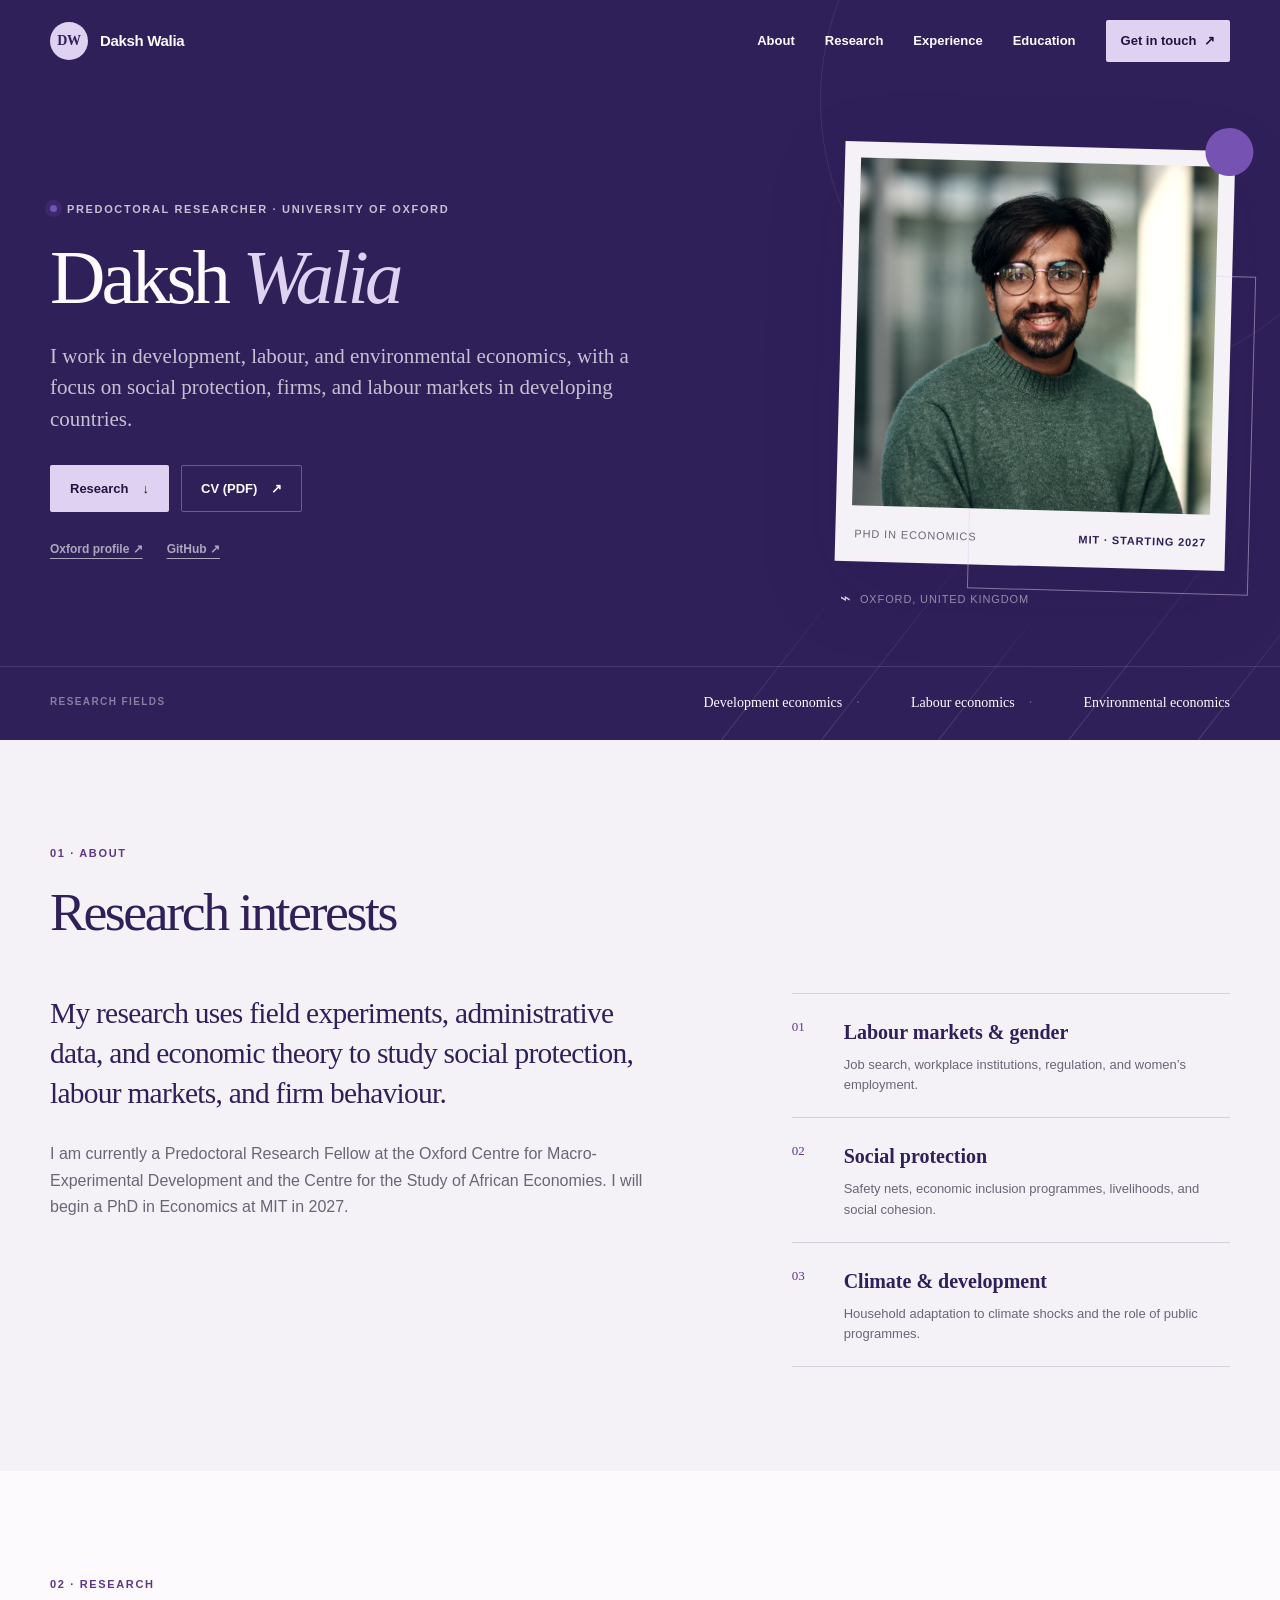
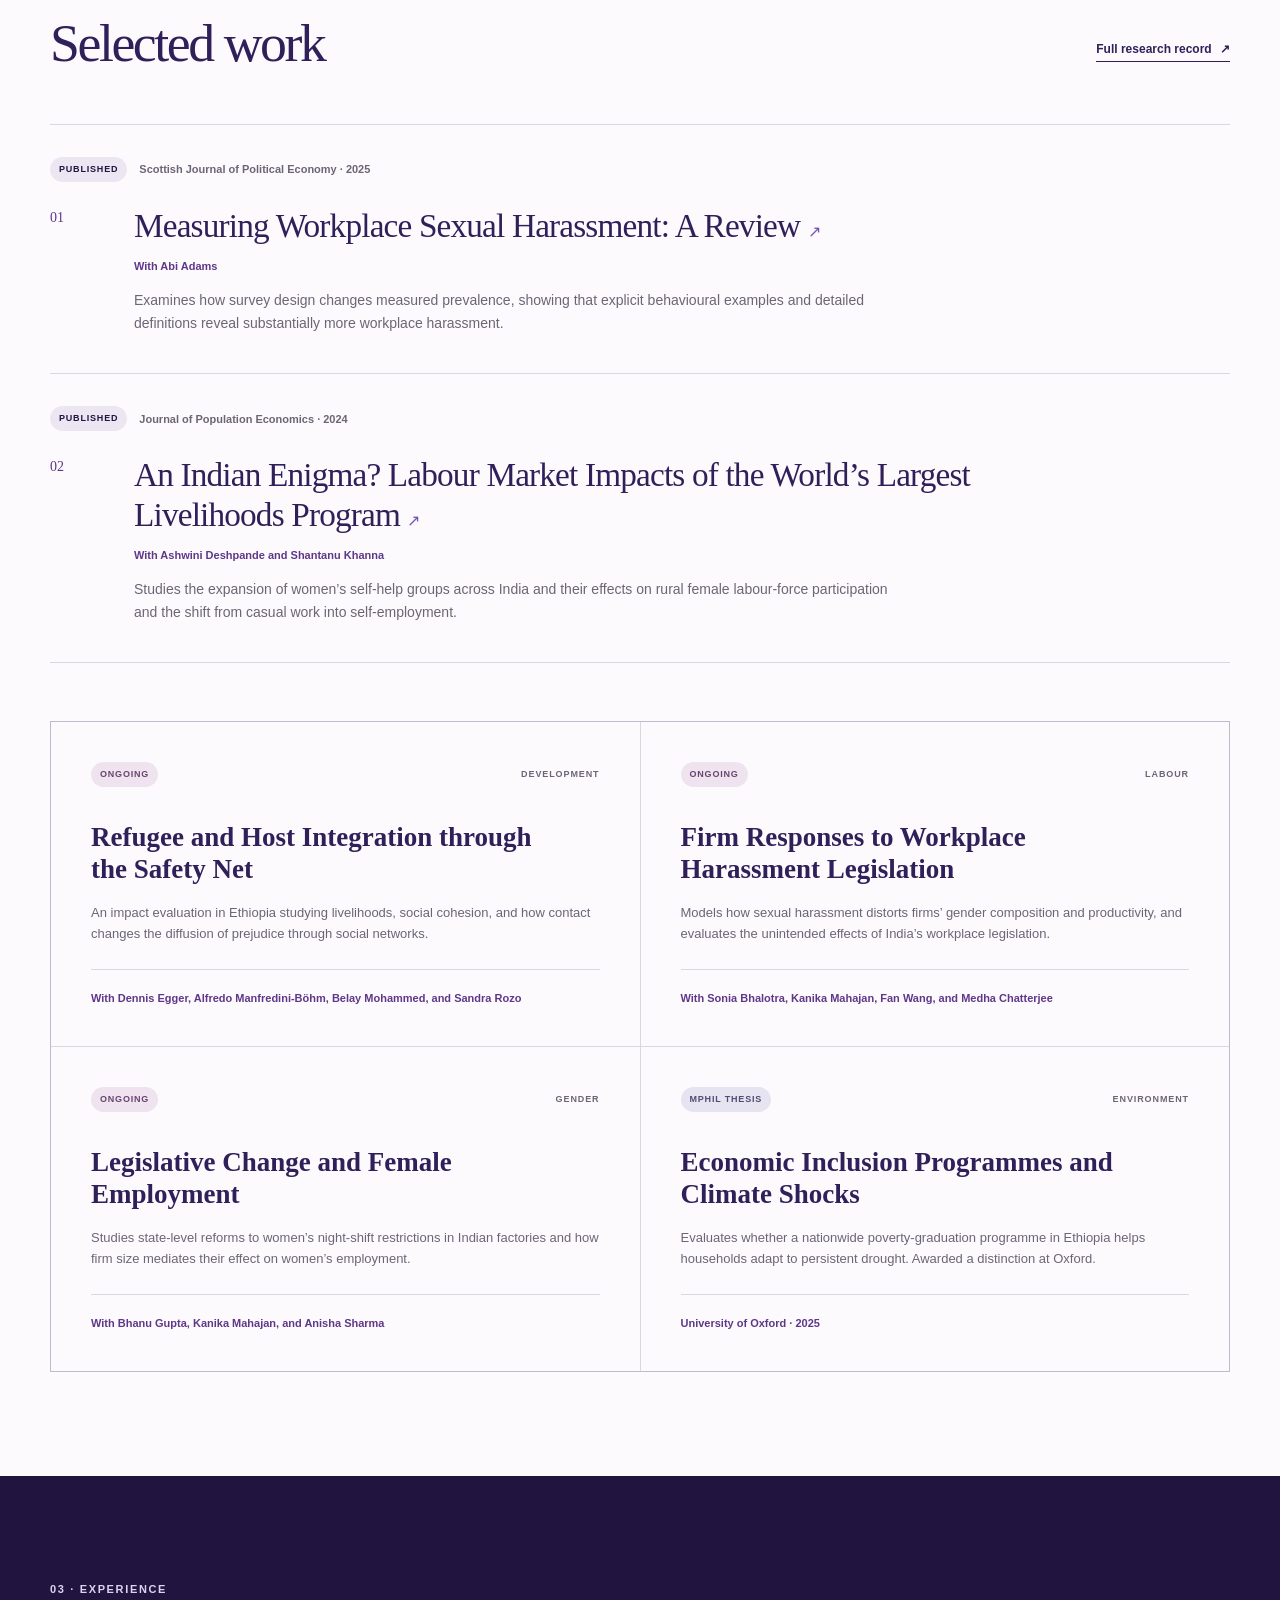
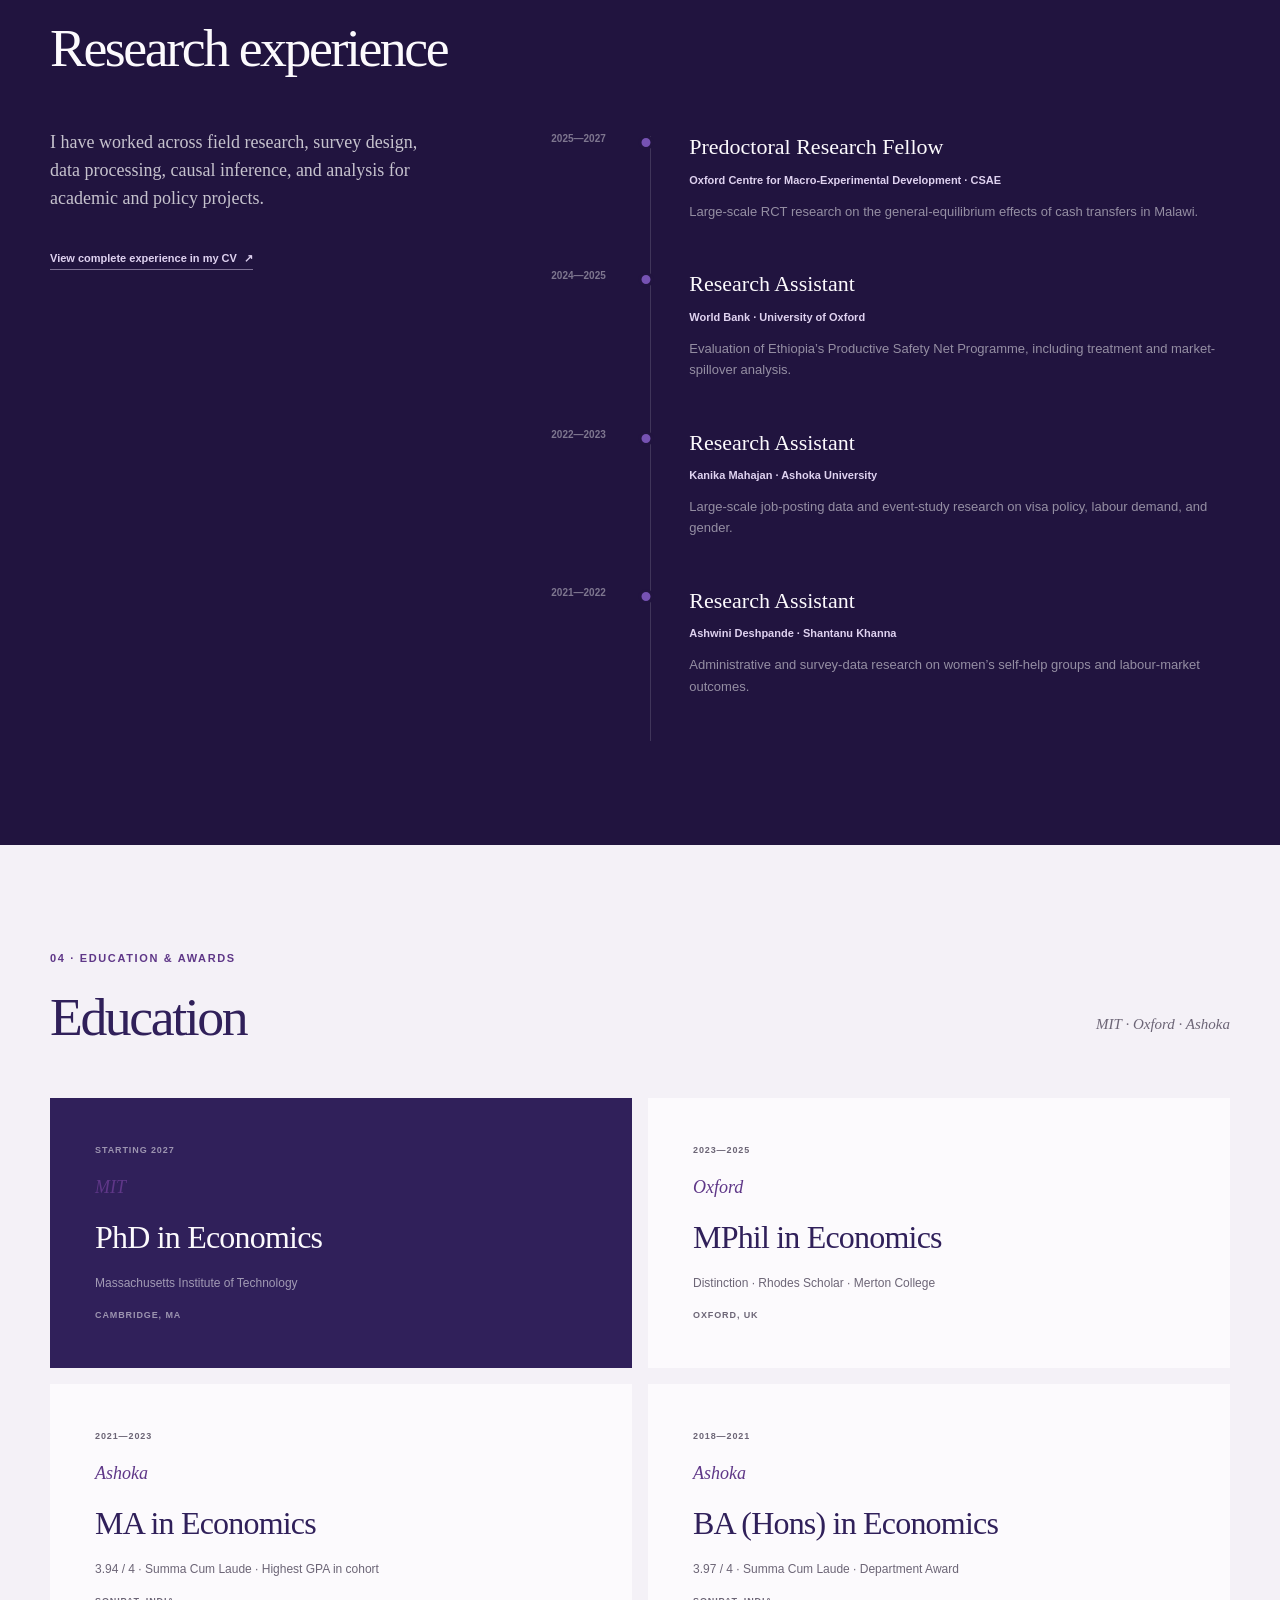
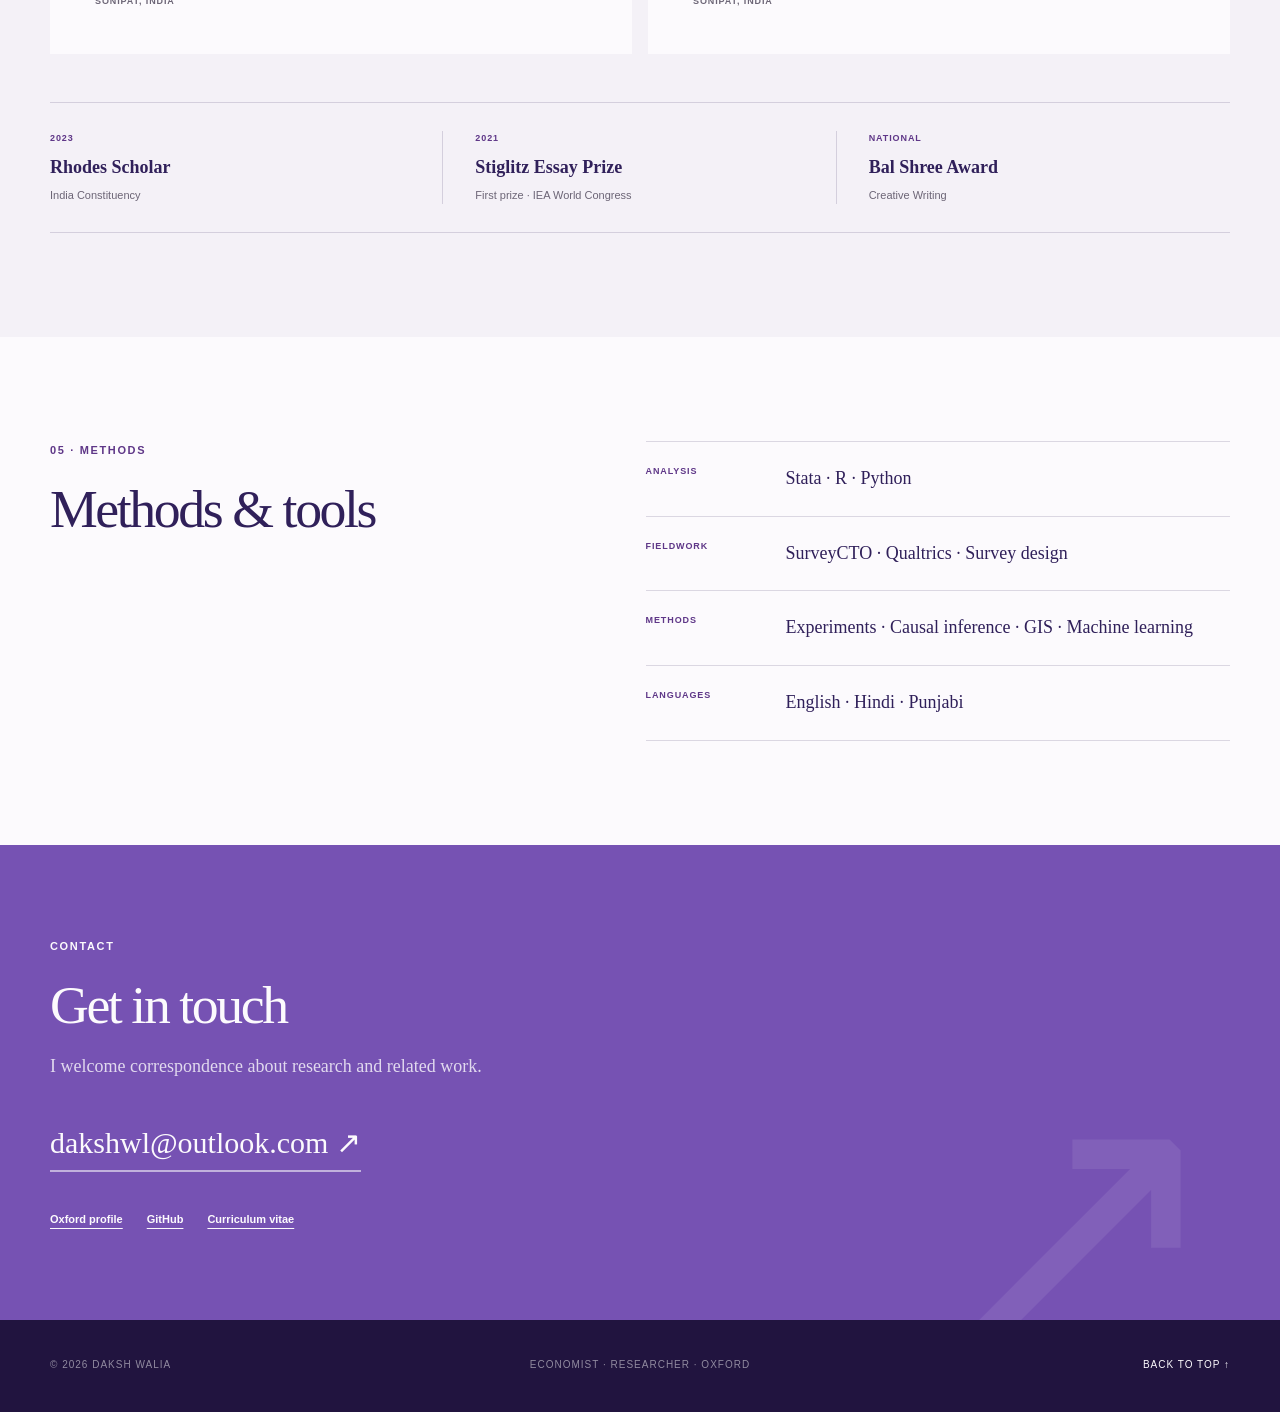
<file: index.html>
<!DOCTYPE html>
<html lang="en">
<head>
    <meta charset="UTF-8">
    <meta name="viewport" content="width=device-width, initial-scale=1.0">
    <meta name="description" content="Daksh Walia is an economist and predoctoral researcher at the University of Oxford working in development, labour, and environmental economics.">
    <meta name="theme-color" content="#30205a">
    <meta name="author" content="Daksh Walia">
    <link rel="canonical" href="https://dakshwl.github.io/">
    <meta property="og:title" content="Daksh Walia — Economist">
    <meta property="og:description" content="Research in development, labour, and environmental economics.">
    <meta property="og:type" content="website">
    <meta property="og:url" content="https://dakshwl.github.io/">
    <meta property="og:site_name" content="Daksh Walia">
    <meta property="og:image" content="https://dakshwl.github.io/assets/daksh-walia.jpg">
    <meta name="twitter:card" content="summary_large_image">
    <meta name="twitter:title" content="Daksh Walia | Economist">
    <meta name="twitter:description" content="Research in development, labour, and environmental economics.">
    <meta name="twitter:image" content="https://dakshwl.github.io/assets/daksh-walia.jpg">
    <title>Daksh Walia | Economist</title>
    <link rel="icon" href="favicon.svg" type="image/svg+xml">
    <link rel="sitemap" type="application/xml" href="sitemap.xml">
    <link rel="preload" href="assets/daksh-walia.jpg" as="image" type="image/jpeg">
    <link rel="stylesheet" href="styles.css">
    <script type="application/ld+json">
    {
        "@context": "https://schema.org",
        "@type": "Person",
        "name": "Daksh Walia",
        "url": "https://dakshwl.github.io/",
        "image": "https://dakshwl.github.io/assets/daksh-walia.jpg",
        "jobTitle": "Economist and Predoctoral Research Fellow",
        "worksFor": {
            "@type": "Organization",
            "name": "University of Oxford",
            "url": "https://www.ox.ac.uk/"
        },
        "sameAs": [
            "https://github.com/dakshwl",
            "https://www.csae.ox.ac.uk/people/daksh-walia"
        ]
    }
    </script>
    <script>document.documentElement.classList.add('js');</script>
</head>
<body>
    <a class="skip-link" href="#main-content">Skip to content</a>

    <header class="site-header" id="site-header">
        <nav class="nav shell" aria-label="Primary navigation">
            <a class="brand" href="#top" aria-label="Daksh Walia, home">
                <span class="brand-mark" aria-hidden="true">DW</span>
                <span class="brand-name">Daksh Walia</span>
            </a>

            <button class="nav-toggle" type="button" aria-expanded="false" aria-controls="nav-links">
                <span class="sr-only">Open menu</span>
                <span aria-hidden="true"></span>
                <span aria-hidden="true"></span>
            </button>

            <div class="nav-links" id="nav-links">
                <a href="#about">About</a>
                <a href="#research">Research</a>
                <a href="#experience">Experience</a>
                <a href="#education">Education</a>
                <a class="nav-contact" href="#contact">Get in touch <span aria-hidden="true">↗</span></a>
            </div>
        </nav>
    </header>

    <main id="main-content">
        <section class="hero" id="top">
            <div class="hero-pattern" aria-hidden="true">
                <span></span><span></span><span></span><span></span><span></span>
            </div>
            <div class="shell hero-grid">
                <div class="hero-copy reveal">
                    <p class="eyebrow"><span></span> Predoctoral researcher · University of Oxford</p>
                    <h1>Daksh <em>Walia</em></h1>
                    <p class="hero-intro">
                        I work in development, labour, and environmental economics, with a focus on
                        social protection, firms, and labour markets in developing countries.
                    </p>
                    <div class="hero-actions">
                        <a class="button button-primary" href="#research">Research <span aria-hidden="true">↓</span></a>
                        <a class="button button-secondary" href="Economics_CV.pdf" target="_blank" rel="noopener">CV (PDF) <span aria-hidden="true">↗</span></a>
                    </div>
                    <div class="hero-links" aria-label="Professional profiles">
                        <a href="https://www.csae.ox.ac.uk/people/daksh-walia" target="_blank" rel="noopener">
                            Oxford profile <span aria-hidden="true">↗</span>
                        </a>
                        <a href="https://github.com/dakshwl" target="_blank" rel="noopener">
                            GitHub <span aria-hidden="true">↗</span>
                        </a>
                    </div>
                </div>

                <div class="portrait-wrap reveal">
                    <div class="portrait-frame">
                        <div class="portrait-accent" aria-hidden="true"></div>
                        <img src="assets/daksh-walia.jpg" width="300" height="348" alt="Daksh Walia smiling, wearing glasses and a green sweater.">
                        <div class="portrait-note">
                            <span>PhD in Economics</span>
                            <strong>MIT · Starting 2027</strong>
                        </div>
                    </div>
                    <p class="portrait-caption">
                        <span aria-hidden="true">⌁</span>
                        Oxford, United Kingdom
                    </p>
                </div>
            </div>

            <div class="research-strip" aria-label="Research fields">
                <div class="shell research-strip-inner">
                    <span>Research fields</span>
                    <ul>
                        <li>Development economics</li>
                        <li>Labour economics</li>
                        <li>Environmental economics</li>
                    </ul>
                </div>
            </div>
        </section>

        <section class="section about" id="about">
            <div class="shell">
                <div class="section-heading reveal">
                    <p class="section-kicker">01 · About</p>
                    <h2>Research interests</h2>
                </div>

                <div class="about-grid">
                    <div class="about-statement reveal">
                        <p class="large-copy">
                            My research uses field experiments, administrative data, and economic theory
                            to study social protection, labour markets, and firm behaviour.
                        </p>
                        <p>
                            I am currently a Predoctoral Research Fellow at the Oxford Centre for
                            Macro-Experimental Development and the Centre for the Study of African
                            Economies. I will begin a PhD in Economics at MIT in 2027.
                        </p>
                    </div>

                    <ol class="theme-list reveal">
                        <li>
                            <span class="theme-number">01</span>
                            <div>
                                <h3>Labour markets & gender</h3>
                                <p>Job search, workplace institutions, regulation, and women’s employment.</p>
                            </div>
                        </li>
                        <li>
                            <span class="theme-number">02</span>
                            <div>
                                <h3>Social protection</h3>
                                <p>Safety nets, economic inclusion programmes, livelihoods, and social cohesion.</p>
                            </div>
                        </li>
                        <li>
                            <span class="theme-number">03</span>
                            <div>
                                <h3>Climate & development</h3>
                                <p>Household adaptation to climate shocks and the role of public programmes.</p>
                            </div>
                        </li>
                    </ol>
                </div>
            </div>
        </section>

        <section class="section research" id="research">
            <div class="shell">
                <div class="section-heading section-heading-row reveal">
                    <div>
                        <p class="section-kicker">02 · Research</p>
                        <h2>Selected work</h2>
                    </div>
                    <a class="text-link" href="Economics_CV.pdf" target="_blank" rel="noopener">Full research record <span aria-hidden="true">↗</span></a>
                </div>

                <div class="publication-list">
                    <article class="publication publication-featured reveal">
                        <div class="publication-meta">
                            <span class="status status-published">Published</span>
                            <span>Scottish Journal of Political Economy · 2025</span>
                        </div>
                        <div class="publication-body">
                            <span class="publication-index" aria-hidden="true">01</span>
                            <div>
                                <h3>
                                    <a href="https://doi.org/10.1111/sjpe.12414" target="_blank" rel="noopener">
                                        Measuring Workplace Sexual Harassment: A Review
                                        <span aria-hidden="true">↗</span>
                                    </a>
                                </h3>
                                <p class="coauthors">With Abi Adams</p>
                                <p>
                                    Examines how survey design changes measured prevalence, showing that
                                    explicit behavioural examples and detailed definitions reveal
                                    substantially more workplace harassment.
                                </p>
                            </div>
                        </div>
                    </article>

                    <article class="publication publication-featured reveal">
                        <div class="publication-meta">
                            <span class="status status-published">Published</span>
                            <span>Journal of Population Economics · 2024</span>
                        </div>
                        <div class="publication-body">
                            <span class="publication-index" aria-hidden="true">02</span>
                            <div>
                                <h3>
                                    <a href="https://doi.org/10.1007/s00148-024-01041-8" target="_blank" rel="noopener">
                                        An Indian Enigma? Labour Market Impacts of the World’s Largest Livelihoods Program
                                        <span aria-hidden="true">↗</span>
                                    </a>
                                </h3>
                                <p class="coauthors">With Ashwini Deshpande and Shantanu Khanna</p>
                                <p>
                                    Studies the expansion of women’s self-help groups across India and
                                    their effects on rural female labour-force participation and the shift
                                    from casual work into self-employment.
                                </p>
                            </div>
                        </div>
                    </article>
                </div>

                <div class="working-grid">
                    <article class="project-card reveal">
                        <div class="project-topline">
                            <span class="status status-ongoing">Ongoing</span>
                            <span class="project-field">Development</span>
                        </div>
                        <h3>Refugee and Host Integration through the Safety Net</h3>
                        <p>
                            An impact evaluation in Ethiopia studying livelihoods, social cohesion, and
                            how contact changes the diffusion of prejudice through social networks.
                        </p>
                        <p class="coauthors">With Dennis Egger, Alfredo Manfredini-Böhm, Belay Mohammed, and Sandra Rozo</p>
                    </article>

                    <article class="project-card reveal">
                        <div class="project-topline">
                            <span class="status status-ongoing">Ongoing</span>
                            <span class="project-field">Labour</span>
                        </div>
                        <h3>Firm Responses to Workplace Harassment Legislation</h3>
                        <p>
                            Models how sexual harassment distorts firms’ gender composition and
                            productivity, and evaluates the unintended effects of India’s workplace legislation.
                        </p>
                        <p class="coauthors">With Sonia Bhalotra, Kanika Mahajan, Fan Wang, and Medha Chatterjee</p>
                    </article>

                    <article class="project-card reveal">
                        <div class="project-topline">
                            <span class="status status-ongoing">Ongoing</span>
                            <span class="project-field">Gender</span>
                        </div>
                        <h3>Legislative Change and Female Employment</h3>
                        <p>
                            Studies state-level reforms to women’s night-shift restrictions in Indian
                            factories and how firm size mediates their effect on women’s employment.
                        </p>
                        <p class="coauthors">With Bhanu Gupta, Kanika Mahajan, and Anisha Sharma</p>
                    </article>

                    <article class="project-card reveal">
                        <div class="project-topline">
                            <span class="status status-thesis">MPhil thesis</span>
                            <span class="project-field">Environment</span>
                        </div>
                        <h3>Economic Inclusion Programmes and Climate Shocks</h3>
                        <p>
                            Evaluates whether a nationwide poverty-graduation programme in Ethiopia helps
                            households adapt to persistent drought. Awarded a distinction at Oxford.
                        </p>
                        <p class="coauthors">University of Oxford · 2025</p>
                    </article>
                </div>
            </div>
        </section>

        <section class="section experience" id="experience">
            <div class="shell">
                <div class="section-heading light reveal">
                    <p class="section-kicker">03 · Experience</p>
                    <h2>Research experience</h2>
                </div>

                <div class="experience-layout">
                    <div class="experience-intro reveal">
                        <p>
                            I have worked across field research, survey design, data processing, causal
                            inference, and analysis for academic and policy projects.
                        </p>
                        <a class="experience-cv" href="Economics_CV.pdf" target="_blank" rel="noopener">
                            View complete experience in my CV <span aria-hidden="true">↗</span>
                        </a>
                    </div>

                    <div class="timeline">
                        <article class="timeline-item reveal">
                            <div class="timeline-date">2025—2027</div>
                            <div class="timeline-content">
                                <h3>Predoctoral Research Fellow</h3>
                                <p class="timeline-org">Oxford Centre for Macro-Experimental Development · CSAE</p>
                                <p>Large-scale RCT research on the general-equilibrium effects of cash transfers in Malawi.</p>
                            </div>
                        </article>
                        <article class="timeline-item reveal">
                            <div class="timeline-date">2024—2025</div>
                            <div class="timeline-content">
                                <h3>Research Assistant</h3>
                                <p class="timeline-org">World Bank · University of Oxford</p>
                                <p>Evaluation of Ethiopia’s Productive Safety Net Programme, including treatment and market-spillover analysis.</p>
                            </div>
                        </article>
                        <article class="timeline-item reveal">
                            <div class="timeline-date">2022—2023</div>
                            <div class="timeline-content">
                                <h3>Research Assistant</h3>
                                <p class="timeline-org">Kanika Mahajan · Ashoka University</p>
                                <p>Large-scale job-posting data and event-study research on visa policy, labour demand, and gender.</p>
                            </div>
                        </article>
                        <article class="timeline-item reveal">
                            <div class="timeline-date">2021—2022</div>
                            <div class="timeline-content">
                                <h3>Research Assistant</h3>
                                <p class="timeline-org">Ashwini Deshpande · Shantanu Khanna</p>
                                <p>Administrative and survey-data research on women’s self-help groups and labour-market outcomes.</p>
                            </div>
                        </article>
                    </div>
                </div>
            </div>
        </section>

        <section class="section education" id="education">
            <div class="shell">
                <div class="section-heading section-heading-row reveal">
                    <div>
                        <p class="section-kicker">04 · Education & awards</p>
                        <h2>Education</h2>
                    </div>
                    <p class="heading-note">MIT · Oxford · Ashoka</p>
                </div>

                <div class="education-grid">
                    <article class="degree-card degree-card-next reveal">
                        <span class="degree-year">Starting 2027</span>
                        <div>
                            <p class="degree-mark">MIT</p>
                            <h3>PhD in Economics</h3>
                            <p>Massachusetts Institute of Technology</p>
                        </div>
                        <span class="degree-location">Cambridge, MA</span>
                    </article>

                    <article class="degree-card reveal">
                        <span class="degree-year">2023—2025</span>
                        <div>
                            <p class="degree-mark">Oxford</p>
                            <h3>MPhil in Economics</h3>
                            <p>Distinction · Rhodes Scholar · Merton College</p>
                        </div>
                        <span class="degree-location">Oxford, UK</span>
                    </article>

                    <article class="degree-card reveal">
                        <span class="degree-year">2021—2023</span>
                        <div>
                            <p class="degree-mark">Ashoka</p>
                            <h3>MA in Economics</h3>
                            <p>3.94 / 4 · Summa Cum Laude · Highest GPA in cohort</p>
                        </div>
                        <span class="degree-location">Sonipat, India</span>
                    </article>

                    <article class="degree-card reveal">
                        <span class="degree-year">2018—2021</span>
                        <div>
                            <p class="degree-mark">Ashoka</p>
                            <h3>BA (Hons) in Economics</h3>
                            <p>3.97 / 4 · Summa Cum Laude · Department Award</p>
                        </div>
                        <span class="degree-location">Sonipat, India</span>
                    </article>
                </div>

                <div class="awards-row reveal" aria-label="Selected awards">
                    <div>
                        <span>2023</span>
                        <strong>Rhodes Scholar</strong>
                        <p>India Constituency</p>
                    </div>
                    <div>
                        <span>2021</span>
                        <strong>Stiglitz Essay Prize</strong>
                        <p>First prize · IEA World Congress</p>
                    </div>
                    <div>
                        <span>National</span>
                        <strong>Bal Shree Award</strong>
                        <p>Creative Writing</p>
                    </div>
                </div>
            </div>
        </section>

        <section class="section methods" aria-labelledby="methods-title">
            <div class="shell methods-grid">
                <div class="section-heading reveal">
                    <p class="section-kicker">05 · Methods</p>
                    <h2 id="methods-title">Methods & tools</h2>
                </div>
                <div class="skills-panel reveal">
                    <div class="skill-row">
                        <span>Analysis</span>
                        <p>Stata · R · Python</p>
                    </div>
                    <div class="skill-row">
                        <span>Fieldwork</span>
                        <p>SurveyCTO · Qualtrics · Survey design</p>
                    </div>
                    <div class="skill-row">
                        <span>Methods</span>
                        <p>Experiments · Causal inference · GIS · Machine learning</p>
                    </div>
                    <div class="skill-row">
                        <span>Languages</span>
                        <p>English · Hindi · Punjabi</p>
                    </div>
                </div>
            </div>
        </section>

        <section class="contact" id="contact">
            <div class="shell contact-inner reveal">
                <p class="section-kicker">Contact</p>
                <h2>Get in touch</h2>
                <p class="contact-intro">I welcome correspondence about research and related work.</p>
                <a class="contact-email" href="mailto:dakshwl@outlook.com">
                    dakshwl@outlook.com <span aria-hidden="true">↗</span>
                </a>
                <div class="contact-links">
                    <a href="https://www.csae.ox.ac.uk/people/daksh-walia" target="_blank" rel="noopener">Oxford profile</a>
                    <a href="https://github.com/dakshwl" target="_blank" rel="noopener">GitHub</a>
                    <a href="Economics_CV.pdf" target="_blank" rel="noopener">Curriculum vitae</a>
                </div>
            </div>
        </section>
    </main>

    <footer class="site-footer">
        <div class="shell footer-inner">
            <p>© <span id="year">2026</span> Daksh Walia</p>
            <p>Economist · Researcher · Oxford</p>
            <a href="#top">Back to top <span aria-hidden="true">↑</span></a>
        </div>
    </footer>

    <script src="script.js"></script>
</body>
</html>
</file>
<file: styles.css>
/* -------------------------------------------------------------------------- */
/* Design system                                                              */
/* -------------------------------------------------------------------------- */

:root {
    --ink: #30205a;
    --ink-deep: #21143f;
    --cream: #f4f1f7;
    --paper: #fcfafd;
    --white: #ffffff;
    --orange: #7652b3;
    --orange-ink: #5f3788;
    --orange-soft: #dfd2f0;
    --sage: #b9accb;
    --mint: #ece6f3;
    --line: rgba(48, 32, 90, 0.16);
    --muted: #6c6576;
    --font-display: "Iowan Old Style", "Palatino Linotype", "Book Antiqua", Palatino, Georgia, serif;
    --font-sans: Inter, ui-sans-serif, -apple-system, BlinkMacSystemFont, "Segoe UI", sans-serif;
    --shell: min(1180px, calc(100% - 48px));
    --shadow: 0 24px 80px rgba(33, 20, 63, 0.16);
}

*,
*::before,
*::after {
    box-sizing: border-box;
}

html {
    scroll-behavior: smooth;
    scroll-padding-top: 92px;
}

body {
    margin: 0;
    color: var(--ink);
    background: var(--paper);
    font-family: var(--font-sans);
    font-size: 16px;
    line-height: 1.65;
    text-rendering: optimizeLegibility;
    -webkit-font-smoothing: antialiased;
}

body.menu-open {
    overflow: hidden;
}

img {
    display: block;
    max-width: 100%;
}

a {
    color: inherit;
}

button,
a {
    -webkit-tap-highlight-color: transparent;
}

button {
    font: inherit;
}

::selection {
    color: var(--ink-deep);
    background: var(--orange-soft);
}

.shell {
    width: var(--shell);
    margin-inline: auto;
}

.sr-only {
    position: absolute;
    width: 1px;
    height: 1px;
    padding: 0;
    margin: -1px;
    overflow: hidden;
    clip: rect(0, 0, 0, 0);
    white-space: nowrap;
    border: 0;
}

.skip-link {
    position: fixed;
    top: 12px;
    left: 12px;
    z-index: 9999;
    padding: 10px 16px;
    color: var(--white);
    background: var(--orange);
    border-radius: 2px;
    font-weight: 700;
    transform: translateY(-160%);
    transition: transform 180ms ease;
}

.skip-link:focus {
    transform: translateY(0);
}

/* -------------------------------------------------------------------------- */
/* Navigation                                                                 */
/* -------------------------------------------------------------------------- */

.site-header {
    position: fixed;
    inset: 0 0 auto;
    z-index: 1000;
    color: var(--paper);
    border-bottom: 1px solid transparent;
    transition: background-color 220ms ease, border-color 220ms ease, color 220ms ease;
}

.site-header.scrolled,
.site-header.menu-visible {
    color: var(--ink);
    background: rgba(252, 250, 253, 0.94);
    border-color: var(--line);
    backdrop-filter: blur(18px);
}

.nav {
    min-height: 82px;
    display: flex;
    align-items: center;
    justify-content: space-between;
}

.brand {
    display: inline-flex;
    align-items: center;
    gap: 12px;
    text-decoration: none;
    font-weight: 700;
    letter-spacing: -0.02em;
}

.brand-mark {
    width: 38px;
    height: 38px;
    display: grid;
    place-items: center;
    color: var(--ink);
    background: var(--orange-soft);
    border-radius: 50%;
    font-family: var(--font-display);
    font-size: 14px;
}

.brand-name {
    font-size: 15px;
}

.nav-links {
    display: flex;
    align-items: center;
    gap: 30px;
}

.nav-links a {
    position: relative;
    text-decoration: none;
    font-size: 13px;
    font-weight: 650;
}

.nav-links > a:not(.nav-contact)::after {
    content: "";
    position: absolute;
    right: 0;
    bottom: -7px;
    left: 0;
    height: 1px;
    background: currentColor;
    transform: scaleX(0);
    transform-origin: right;
    transition: transform 180ms ease;
}

.nav-links > a:hover::after,
.nav-links > a:focus-visible::after,
.nav-links > a.active::after {
    transform: scaleX(1);
    transform-origin: left;
}

.nav-contact {
    padding: 10px 15px;
    color: var(--ink-deep);
    background: var(--orange-soft);
    border-radius: 2px;
}

.nav-contact span {
    display: inline-block;
    margin-left: 4px;
    transition: transform 160ms ease;
}

.nav-contact:hover span {
    transform: translate(2px, -2px);
}

.nav-toggle {
    position: relative;
    flex: 0 0 44px;
    width: 44px;
    height: 44px;
    display: none;
    padding: 0;
    color: inherit;
    background: transparent;
    border: 0;
    cursor: pointer;
}

.nav-toggle span:not(.sr-only) {
    position: absolute;
    left: 10px;
    width: 24px;
    height: 1.5px;
    display: block;
    background: currentColor;
    transition: top 180ms ease, transform 180ms ease;
}

.nav-toggle span:nth-of-type(2) {
    top: 17px;
}

.nav-toggle span:nth-of-type(3) {
    top: 25px;
}

.nav-toggle[aria-expanded="true"] span:nth-of-type(2),
.nav-toggle[aria-expanded="true"] span:nth-of-type(3) {
    top: 21px;
}

.nav-toggle[aria-expanded="true"] span:nth-of-type(2) {
    transform: rotate(45deg);
}

.nav-toggle[aria-expanded="true"] span:nth-of-type(3) {
    transform: rotate(-45deg);
}

/* -------------------------------------------------------------------------- */
/* Hero                                                                       */
/* -------------------------------------------------------------------------- */

.hero {
    position: relative;
    min-height: 740px;
    padding-top: 82px;
    overflow: hidden;
    color: var(--paper);
    background: var(--ink);
}

.hero::before {
    content: "";
    position: absolute;
    width: 560px;
    height: 560px;
    top: -180px;
    right: -100px;
    border: 1px solid rgba(255, 255, 255, 0.08);
    border-radius: 50%;
}

.hero-grid {
    min-height: 580px;
    display: grid;
    grid-template-columns: minmax(0, 1.2fr) minmax(330px, 0.8fr);
    align-items: center;
    gap: clamp(56px, 8vw, 120px);
    padding-block: 64px 52px;
}

.hero-copy {
    position: relative;
    z-index: 2;
}

.eyebrow,
.section-kicker {
    margin: 0 0 22px;
    text-transform: uppercase;
    letter-spacing: 0.15em;
    font-size: 11px;
    font-weight: 750;
}

.eyebrow {
    display: flex;
    align-items: center;
    gap: 10px;
    color: rgba(255, 255, 255, 0.72);
}

.eyebrow span {
    width: 7px;
    height: 7px;
    background: var(--orange);
    border-radius: 50%;
    box-shadow: 0 0 0 5px rgba(118, 82, 179, 0.18);
}

.hero h1 {
    max-width: 740px;
    margin: 0;
    font-family: var(--font-display);
    font-size: clamp(58px, 6vw, 82px);
    font-weight: 500;
    letter-spacing: -0.05em;
    line-height: 1;
}

.hero h1 em {
    color: var(--orange-soft);
    font-weight: 400;
}

.hero-intro {
    max-width: 610px;
    margin: 24px 0 0;
    color: rgba(255, 255, 255, 0.72);
    font-family: var(--font-display);
    font-size: clamp(18px, 1.7vw, 21px);
    line-height: 1.5;
}

.hero-actions {
    display: flex;
    flex-wrap: wrap;
    gap: 12px;
    margin-top: 30px;
}

.button {
    min-height: 46px;
    display: inline-flex;
    align-items: center;
    justify-content: center;
    gap: 14px;
    padding: 12px 19px;
    border: 1px solid transparent;
    border-radius: 2px;
    text-decoration: none;
    font-size: 13px;
    font-weight: 750;
    transition: transform 180ms ease, background-color 180ms ease, border-color 180ms ease;
}

.button:hover {
    transform: translateY(-2px);
}

.button-primary {
    color: var(--ink-deep);
    background: var(--orange-soft);
}

.button-primary:hover {
    background: #e9def4;
}

.button-secondary {
    color: var(--paper);
    border-color: rgba(255, 255, 255, 0.28);
}

.button-secondary:hover {
    border-color: rgba(255, 255, 255, 0.58);
}

.hero-links {
    display: flex;
    gap: 24px;
    margin-top: 28px;
}

.hero-links a {
    color: rgba(255, 255, 255, 0.6);
    text-underline-offset: 5px;
    font-size: 12px;
    font-weight: 650;
}

.hero-links a:hover {
    color: var(--white);
}

.portrait-wrap {
    position: relative;
    z-index: 2;
    justify-self: end;
    width: min(100%, 390px);
}

.portrait-frame {
    position: relative;
    padding: 16px 16px 0;
    background: var(--cream);
    box-shadow: var(--shadow);
    transform: rotate(1.5deg);
}

.portrait-frame::before {
    content: "";
    position: absolute;
    z-index: -1;
    width: 72%;
    height: 76%;
    right: -24px;
    bottom: -24px;
    border: 1px solid rgba(223, 210, 240, 0.48);
}

.portrait-frame img {
    width: 100%;
    aspect-ratio: 0.86;
    object-fit: cover;
    object-position: center 40%;
    filter: saturate(0.82) contrast(1.03);
}

.portrait-accent {
    position: absolute;
    z-index: 3;
    width: 48px;
    height: 48px;
    top: -23px;
    right: -18px;
    background: var(--orange);
    border-radius: 50%;
}

.portrait-note {
    display: flex;
    align-items: center;
    justify-content: space-between;
    gap: 18px;
    padding: 19px 3px;
    color: var(--ink);
    font-size: 11px;
    letter-spacing: 0.08em;
    text-transform: uppercase;
}

.portrait-note span {
    color: var(--muted);
}

.portrait-note strong {
    text-align: right;
}

.portrait-caption {
    display: flex;
    align-items: center;
    gap: 8px;
    margin: 18px 0 0;
    color: rgba(255, 255, 255, 0.52);
    font-size: 11px;
    letter-spacing: 0.08em;
    text-transform: uppercase;
}

.portrait-caption span {
    color: var(--orange-soft);
    font-size: 18px;
}

.hero-pattern {
    position: absolute;
    inset: auto 0 0 54%;
    height: 38%;
    opacity: 0.17;
    pointer-events: none;
}

.hero-pattern span {
    position: absolute;
    bottom: 0;
    width: 1px;
    background: linear-gradient(to top, var(--orange-soft), transparent);
    transform: rotate(38deg);
    transform-origin: bottom;
}

.hero-pattern span:nth-child(1) { left: 5%; height: 70%; }
.hero-pattern span:nth-child(2) { left: 22%; height: 96%; }
.hero-pattern span:nth-child(3) { left: 42%; height: 58%; }
.hero-pattern span:nth-child(4) { left: 64%; height: 110%; }
.hero-pattern span:nth-child(5) { left: 86%; height: 82%; }

.research-strip {
    position: relative;
    z-index: 2;
    min-height: 72px;
    display: flex;
    align-items: center;
    border-top: 1px solid rgba(255, 255, 255, 0.12);
}

.research-strip-inner {
    display: flex;
    align-items: center;
    justify-content: space-between;
    gap: 40px;
}

.research-strip-inner > span {
    color: rgba(255, 255, 255, 0.42);
    text-transform: uppercase;
    letter-spacing: 0.14em;
    font-size: 10px;
    font-weight: 750;
}

.research-strip ul {
    display: flex;
    justify-content: flex-end;
    gap: clamp(20px, 4vw, 52px);
    margin: 0;
    padding: 0;
    list-style: none;
}

.research-strip li {
    display: flex;
    align-items: center;
    gap: 14px;
    font-family: var(--font-display);
    font-size: 14px;
}

.research-strip li:not(:last-child)::after {
    content: "·";
    color: var(--orange);
}

/* -------------------------------------------------------------------------- */
/* Shared sections                                                            */
/* -------------------------------------------------------------------------- */

.section {
    padding-block: 104px;
}

.section-heading {
    max-width: 780px;
    margin-bottom: 52px;
}

.section-heading-row {
    max-width: none;
    display: flex;
    align-items: end;
    justify-content: space-between;
    gap: 40px;
}

.section-kicker {
    color: var(--orange-ink);
}

.section-heading h2,
.contact h2 {
    margin: 0;
    font-family: var(--font-display);
    font-size: clamp(38px, 4.2vw, 56px);
    font-weight: 500;
    letter-spacing: -0.045em;
    line-height: 1.06;
}

.section-heading.light h2 {
    color: var(--paper);
}

.heading-note {
    margin: 0 0 10px;
    color: var(--muted);
    font-family: var(--font-display);
    font-style: italic;
    font-size: 15px;
}

.text-link {
    margin-bottom: 10px;
    text-decoration: none;
    border-bottom: 1px solid currentColor;
    font-size: 12px;
    font-weight: 750;
    line-height: 2;
}

.text-link span {
    display: inline-block;
    margin-left: 5px;
    transition: transform 160ms ease;
}

.text-link:hover span {
    transform: translate(2px, -2px);
}

.js .reveal {
    opacity: 0;
    transform: translateY(22px);
    transition: opacity 620ms ease, transform 620ms cubic-bezier(0.2, 0.65, 0.3, 1);
}

.js .reveal.visible {
    opacity: 1;
    transform: translateY(0);
}

/* -------------------------------------------------------------------------- */
/* About                                                                      */
/* -------------------------------------------------------------------------- */

.about {
    background: var(--cream);
}

.about-grid {
    display: grid;
    grid-template-columns: minmax(0, 1.05fr) minmax(340px, 0.75fr);
    gap: clamp(70px, 10vw, 150px);
}

.about-statement p {
    max-width: 650px;
    margin: 0;
    color: var(--muted);
}

.about-statement .large-copy {
    margin-bottom: 28px;
    color: var(--ink);
    font-family: var(--font-display);
    font-size: clamp(23px, 2.3vw, 32px);
    letter-spacing: -0.025em;
    line-height: 1.36;
}

.theme-list {
    margin: 0;
    padding: 0;
    list-style: none;
    border-top: 1px solid var(--line);
}

.theme-list li {
    display: grid;
    grid-template-columns: 36px 1fr;
    gap: 16px;
    padding: 22px 0;
    border-bottom: 1px solid var(--line);
}

.theme-number {
    color: var(--orange-ink);
    font-family: var(--font-display);
    font-size: 13px;
}

.theme-list h3 {
    margin: 0 0 6px;
    font-family: var(--font-display);
    font-size: 20px;
    font-weight: 600;
}

.theme-list p {
    margin: 0;
    color: var(--muted);
    font-size: 13px;
    line-height: 1.55;
}

/* -------------------------------------------------------------------------- */
/* Research                                                                   */
/* -------------------------------------------------------------------------- */

.research {
    background: var(--paper);
}

.publication-list {
    border-top: 1px solid var(--line);
}

.publication {
    padding: 32px 0 38px;
    border-bottom: 1px solid var(--line);
}

.publication-meta {
    display: flex;
    align-items: center;
    gap: 12px;
    margin-bottom: 24px;
    color: var(--muted);
    font-size: 11px;
    font-weight: 650;
}

.status {
    width: max-content;
    display: inline-flex;
    align-items: center;
    padding: 5px 9px;
    border-radius: 999px;
    text-transform: uppercase;
    letter-spacing: 0.09em;
    font-size: 9px;
    font-weight: 800;
}

.status-published {
    color: var(--ink-deep);
    background: var(--mint);
}

.status-ongoing {
    color: #68456f;
    background: #efe3f0;
}

.status-thesis {
    color: #514b76;
    background: #e7e4f1;
}

.publication-body {
    display: grid;
    grid-template-columns: 64px minmax(0, 1fr);
    gap: 20px;
}

.publication-index {
    color: var(--orange-ink);
    font-family: var(--font-display);
    font-size: 14px;
}

.publication h3 {
    max-width: 950px;
    margin: 0;
    font-family: var(--font-display);
    font-size: clamp(24px, 2.6vw, 34px);
    font-weight: 500;
    letter-spacing: -0.025em;
    line-height: 1.2;
}

.publication h3 a {
    text-decoration: none;
}

.publication h3 span {
    display: inline-block;
    color: var(--orange);
    font-family: var(--font-sans);
    font-size: 0.48em;
    transition: transform 180ms ease;
}

.publication h3 a:hover span {
    transform: translate(3px, -3px);
}

.publication .coauthors,
.project-card .coauthors {
    color: var(--orange-ink);
    font-size: 11px;
    font-weight: 650;
}

.publication-body > div > p:last-child {
    max-width: 760px;
    margin-bottom: 0;
    color: var(--muted);
    font-size: 14px;
}

.working-grid {
    display: grid;
    grid-template-columns: repeat(2, minmax(0, 1fr));
    gap: 1px;
    margin-top: 58px;
    background: var(--line);
    border: 1px solid var(--line);
}

.project-card {
    min-height: 290px;
    display: flex;
    flex-direction: column;
    padding: clamp(28px, 3.5vw, 40px);
    background: var(--paper);
    transition: background-color 220ms ease;
}

.project-card:hover {
    background: var(--cream);
}

.project-topline {
    display: flex;
    align-items: center;
    justify-content: space-between;
    gap: 12px;
    margin-bottom: 34px;
}

.project-field {
    color: var(--muted);
    text-transform: uppercase;
    letter-spacing: 0.1em;
    font-size: 9px;
    font-weight: 750;
}

.project-card h3 {
    max-width: 450px;
    margin: 0 0 16px;
    font-family: var(--font-display);
    font-size: clamp(22px, 2.2vw, 27px);
    font-weight: 550;
    line-height: 1.2;
}

.project-card > p:not(.coauthors) {
    margin: 0 0 24px;
    color: var(--muted);
    font-size: 13px;
}

.project-card .coauthors {
    margin: auto 0 0;
    padding-top: 20px;
    border-top: 1px solid var(--line);
    line-height: 1.5;
}

/* -------------------------------------------------------------------------- */
/* Experience                                                                 */
/* -------------------------------------------------------------------------- */

.experience {
    color: rgba(255, 255, 255, 0.74);
    background: var(--ink-deep);
}

.experience .section-kicker {
    color: var(--orange-soft);
}

.experience-layout {
    display: grid;
    grid-template-columns: 0.55fr 1fr;
    gap: clamp(70px, 10vw, 150px);
}

.experience-intro > p {
    max-width: 430px;
    margin: 0;
    font-family: var(--font-display);
    font-size: 18px;
    line-height: 1.55;
}

.experience-cv {
    width: max-content;
    display: block;
    margin-top: 34px;
    color: var(--orange-soft);
    text-decoration: none;
    border-bottom: 1px solid rgba(223, 210, 240, 0.5);
    font-size: 11px;
    font-weight: 650;
    line-height: 2;
}

.experience-cv span {
    display: inline-block;
    margin-left: 4px;
    transition: transform 160ms ease;
}

.experience-cv:hover span {
    transform: translate(2px, -2px);
}

.timeline {
    position: relative;
}

.timeline::before {
    content: "";
    position: absolute;
    top: 7px;
    bottom: 0;
    left: 99px;
    width: 1px;
    background: rgba(255, 255, 255, 0.14);
}

.timeline-item {
    position: relative;
    display: grid;
    grid-template-columns: 100px 1fr;
    gap: 38px;
    padding-bottom: 44px;
}

.timeline-item::before {
    content: "";
    position: absolute;
    top: 6px;
    left: 95px;
    width: 9px;
    height: 9px;
    background: var(--orange);
    border: 3px solid var(--ink-deep);
    border-radius: 50%;
    box-sizing: content-box;
    transform: translateX(-50%);
}

.timeline-date {
    padding-top: 2px;
    color: rgba(255, 255, 255, 0.42);
    font-size: 10px;
    font-weight: 700;
}

.timeline-content h3 {
    margin: 0 0 5px;
    color: var(--paper);
    font-family: var(--font-display);
    font-size: 22px;
    font-weight: 500;
}

.timeline-org {
    margin: 0 0 12px;
    color: var(--orange-soft);
    font-size: 11px;
    font-weight: 650;
}

.timeline-content > p:last-child {
    max-width: 590px;
    margin: 0;
    color: rgba(255, 255, 255, 0.52);
    font-size: 13px;
}

/* -------------------------------------------------------------------------- */
/* Education and awards                                                       */
/* -------------------------------------------------------------------------- */

.education {
    background: var(--cream);
}

.education-grid {
    display: grid;
    grid-template-columns: repeat(2, minmax(0, 1fr));
    gap: 16px;
}

.degree-card {
    min-height: 270px;
    display: flex;
    flex-direction: column;
    justify-content: space-between;
    padding: clamp(28px, 4vw, 44px);
    background: var(--paper);
    border: 1px solid transparent;
}

.degree-card-next {
    color: var(--paper);
    background: var(--ink);
}

.degree-year,
.degree-location {
    color: var(--muted);
    text-transform: uppercase;
    letter-spacing: 0.1em;
    font-size: 9px;
    font-weight: 750;
}

.degree-card-next .degree-year,
.degree-card-next .degree-location {
    color: rgba(255, 255, 255, 0.52);
}

.degree-mark {
    margin: 0 0 8px;
    color: var(--orange-ink);
    font-family: var(--font-display);
    font-size: 18px;
    font-style: italic;
}

.degree-card h3 {
    margin: 0;
    font-family: var(--font-display);
    font-size: clamp(25px, 2.7vw, 32px);
    font-weight: 500;
    letter-spacing: -0.025em;
}

.degree-card div > p:last-child {
    margin: 10px 0 0;
    color: var(--muted);
    font-size: 12px;
}

.degree-card-next div > p:last-child {
    color: rgba(255, 255, 255, 0.55);
}

.awards-row {
    display: grid;
    grid-template-columns: repeat(3, 1fr);
    margin-top: 48px;
    padding-block: 28px;
    border-top: 1px solid var(--line);
    border-bottom: 1px solid var(--line);
}

.awards-row > div {
    padding-inline: 32px;
}

.awards-row > div:first-child {
    padding-left: 0;
}

.awards-row > div:not(:last-child) {
    border-right: 1px solid var(--line);
}

.awards-row span {
    display: block;
    margin-bottom: 7px;
    color: var(--orange-ink);
    text-transform: uppercase;
    letter-spacing: 0.1em;
    font-size: 9px;
    font-weight: 750;
}

.awards-row strong {
    font-family: var(--font-display);
    font-size: 18px;
    font-weight: 600;
}

.awards-row p {
    margin: 3px 0 0;
    color: var(--muted);
    font-size: 11px;
}

/* -------------------------------------------------------------------------- */
/* Methods                                                                    */
/* -------------------------------------------------------------------------- */

.methods {
    background: var(--paper);
}

.methods-grid {
    display: grid;
    grid-template-columns: 0.8fr 1fr;
    gap: clamp(70px, 10vw, 150px);
}

.methods .section-heading {
    margin-bottom: 0;
}

.skills-panel {
    border-top: 1px solid var(--line);
}

.skill-row {
    display: grid;
    grid-template-columns: 110px 1fr;
    gap: 30px;
    padding: 22px 0;
    border-bottom: 1px solid var(--line);
}

.skill-row span {
    color: var(--orange-ink);
    text-transform: uppercase;
    letter-spacing: 0.1em;
    font-size: 9px;
    font-weight: 800;
}

.skill-row p {
    margin: 0;
    font-family: var(--font-display);
    font-size: 18px;
}

/* -------------------------------------------------------------------------- */
/* Contact and footer                                                         */
/* -------------------------------------------------------------------------- */

.contact {
    position: relative;
    padding-block: 92px;
    overflow: hidden;
    color: var(--paper);
    background: var(--orange);
}

.contact::after {
    content: "↗";
    position: absolute;
    right: 4vw;
    bottom: -0.25em;
    color: rgba(255, 255, 255, 0.08);
    font-family: var(--font-display);
    font-size: clamp(200px, 28vw, 380px);
    line-height: 1;
    pointer-events: none;
}

.contact-inner {
    position: relative;
    z-index: 1;
}

.contact .section-kicker {
    color: var(--paper);
}

.contact h2 {
    max-width: 820px;
}

.contact-intro {
    margin: 18px 0 0;
    color: rgba(255, 255, 255, 0.78);
    font-family: var(--font-display);
    font-size: 18px;
}

.contact-email {
    width: max-content;
    max-width: 100%;
    display: block;
    margin-top: 34px;
    color: var(--paper);
    text-decoration: none;
    border-bottom: 2px solid rgba(255, 255, 255, 0.55);
    font-family: var(--font-display);
    font-size: clamp(20px, 3vw, 30px);
    line-height: 1.8;
}

.contact-email span {
    display: inline-block;
    transition: transform 180ms ease;
}

.contact-email:hover span {
    transform: translate(3px, -3px);
}

.contact-links {
    display: flex;
    flex-wrap: wrap;
    gap: 24px;
    margin-top: 38px;
}

.contact-links a {
    text-underline-offset: 5px;
    font-size: 11px;
    font-weight: 700;
}

.site-footer {
    color: rgba(255, 255, 255, 0.5);
    background: var(--ink-deep);
}

.footer-inner {
    min-height: 92px;
    display: grid;
    grid-template-columns: 1fr auto 1fr;
    align-items: center;
    gap: 24px;
    font-size: 10px;
    text-transform: uppercase;
    letter-spacing: 0.1em;
}

.footer-inner p {
    margin: 0;
}

.footer-inner p:nth-child(2) {
    text-align: center;
}

.footer-inner a {
    justify-self: end;
    color: var(--paper);
    text-decoration: none;
}

/* -------------------------------------------------------------------------- */
/* Responsive                                                                 */
/* -------------------------------------------------------------------------- */

@media (max-width: 960px) {
    .hero {
        min-height: auto;
    }

    .hero-grid {
        grid-template-columns: 1fr 300px;
        gap: 48px;
    }

    .hero h1 {
        font-size: clamp(52px, 7vw, 70px);
    }

    .about-grid,
    .experience-layout,
    .methods-grid {
        gap: 64px;
    }

    .experience-layout {
        grid-template-columns: 0.65fr 1fr;
    }
}

@media (max-width: 760px) {
    :root {
        --shell: min(100% - 32px, 620px);
    }

    html {
        scroll-padding-top: 72px;
    }

    .nav {
        min-height: 72px;
    }

    .nav-toggle {
        display: grid;
    }

    .nav-links {
        position: fixed;
        inset: 72px 0 auto;
        min-height: calc(100dvh - 72px);
        display: flex;
        flex-direction: column;
        align-items: stretch;
        gap: 0;
        padding: 22px 16px 40px;
        color: var(--ink);
        background: var(--paper);
        border-top: 1px solid var(--line);
        visibility: hidden;
        opacity: 0;
        transform: translateY(-10px);
        transition: opacity 180ms ease, transform 180ms ease, visibility 180ms;
    }

    .nav-links.open {
        visibility: visible;
        opacity: 1;
        transform: translateY(0);
    }

    .nav-links a {
        padding: 18px 4px;
        border-bottom: 1px solid var(--line);
        font-family: var(--font-display);
        font-size: 25px;
        font-weight: 500;
    }

    .nav-links > a:not(.nav-contact)::after {
        display: none;
    }

    .nav-contact {
        margin-top: 18px;
        padding: 16px;
        text-align: center;
        border-bottom: 0 !important;
        font-family: var(--font-sans) !important;
        font-size: 13px !important;
        font-weight: 750 !important;
    }

    .hero {
        padding-top: 72px;
    }

    .hero-grid {
        grid-template-columns: 1fr;
        gap: 64px;
        padding-block: 72px 54px;
    }

    .hero-copy {
        order: 1;
    }

    .portrait-wrap {
        order: 2;
        justify-self: start;
        width: min(88%, 380px);
        margin-left: 3%;
    }

    .hero h1 {
        font-size: clamp(48px, 13vw, 68px);
    }

    .hero-pattern {
        inset: auto 0 0 20%;
    }

    .research-strip-inner {
        align-items: flex-start;
        flex-direction: column;
        gap: 15px;
        padding-block: 24px;
    }

    .research-strip ul {
        justify-content: flex-start;
        flex-wrap: wrap;
        gap: 10px 22px;
    }

    .research-strip li {
        font-size: 13px;
    }

    .section {
        padding-block: 88px;
    }

    .section-heading {
        margin-bottom: 46px;
    }

    .section-heading-row {
        align-items: flex-start;
        flex-direction: column;
        gap: 20px;
    }

    .section-heading h2,
    .contact h2 {
        font-size: clamp(39px, 11vw, 56px);
    }

    .about-grid,
    .experience-layout,
    .methods-grid {
        grid-template-columns: 1fr;
        gap: 58px;
    }

    .publication-body {
        grid-template-columns: 32px 1fr;
        gap: 10px;
    }

    .working-grid,
    .education-grid {
        grid-template-columns: 1fr;
    }

    .project-card {
        min-height: 0;
    }

    .awards-row {
        grid-template-columns: 1fr;
    }

    .awards-row > div {
        padding: 22px 0;
    }

    .awards-row > div:not(:last-child) {
        border-right: 0;
        border-bottom: 1px solid var(--line);
    }

    .contact {
        padding-block: 90px;
    }

    .footer-inner {
        grid-template-columns: 1fr auto;
    }

    .footer-inner p:nth-child(2) {
        display: none;
    }
}

@media (max-width: 480px) {
    .brand-name {
        display: none;
    }

    .hero-actions {
        align-items: stretch;
        flex-direction: column;
    }

    .button {
        width: 100%;
    }

    .hero-links {
        gap: 18px;
    }

    .portrait-wrap {
        width: 92%;
        margin-left: 1%;
    }

    .portrait-accent {
        width: 50px;
        height: 50px;
        top: -23px;
        right: -14px;
    }

    .publication-meta {
        align-items: flex-start;
        flex-direction: column;
    }

    .publication-body {
        grid-template-columns: 1fr;
    }

    .publication-index {
        display: none;
    }

    .project-topline {
        margin-bottom: 34px;
    }

    .timeline::before {
        left: 7px;
    }

    .timeline-item {
        grid-template-columns: 1fr;
        gap: 8px;
        padding-left: 34px;
    }

    .timeline-item::before {
        left: 7px;
    }

    .skill-row {
        grid-template-columns: 1fr;
        gap: 8px;
    }

    .contact-email {
        overflow-wrap: anywhere;
        line-height: 1.4;
    }
}

@media (prefers-reduced-motion: reduce) {
    html {
        scroll-behavior: auto;
    }

    *,
    *::before,
    *::after {
        scroll-behavior: auto !important;
        transition-duration: 0.01ms !important;
        animation-duration: 0.01ms !important;
        animation-iteration-count: 1 !important;
    }
}
</file>
